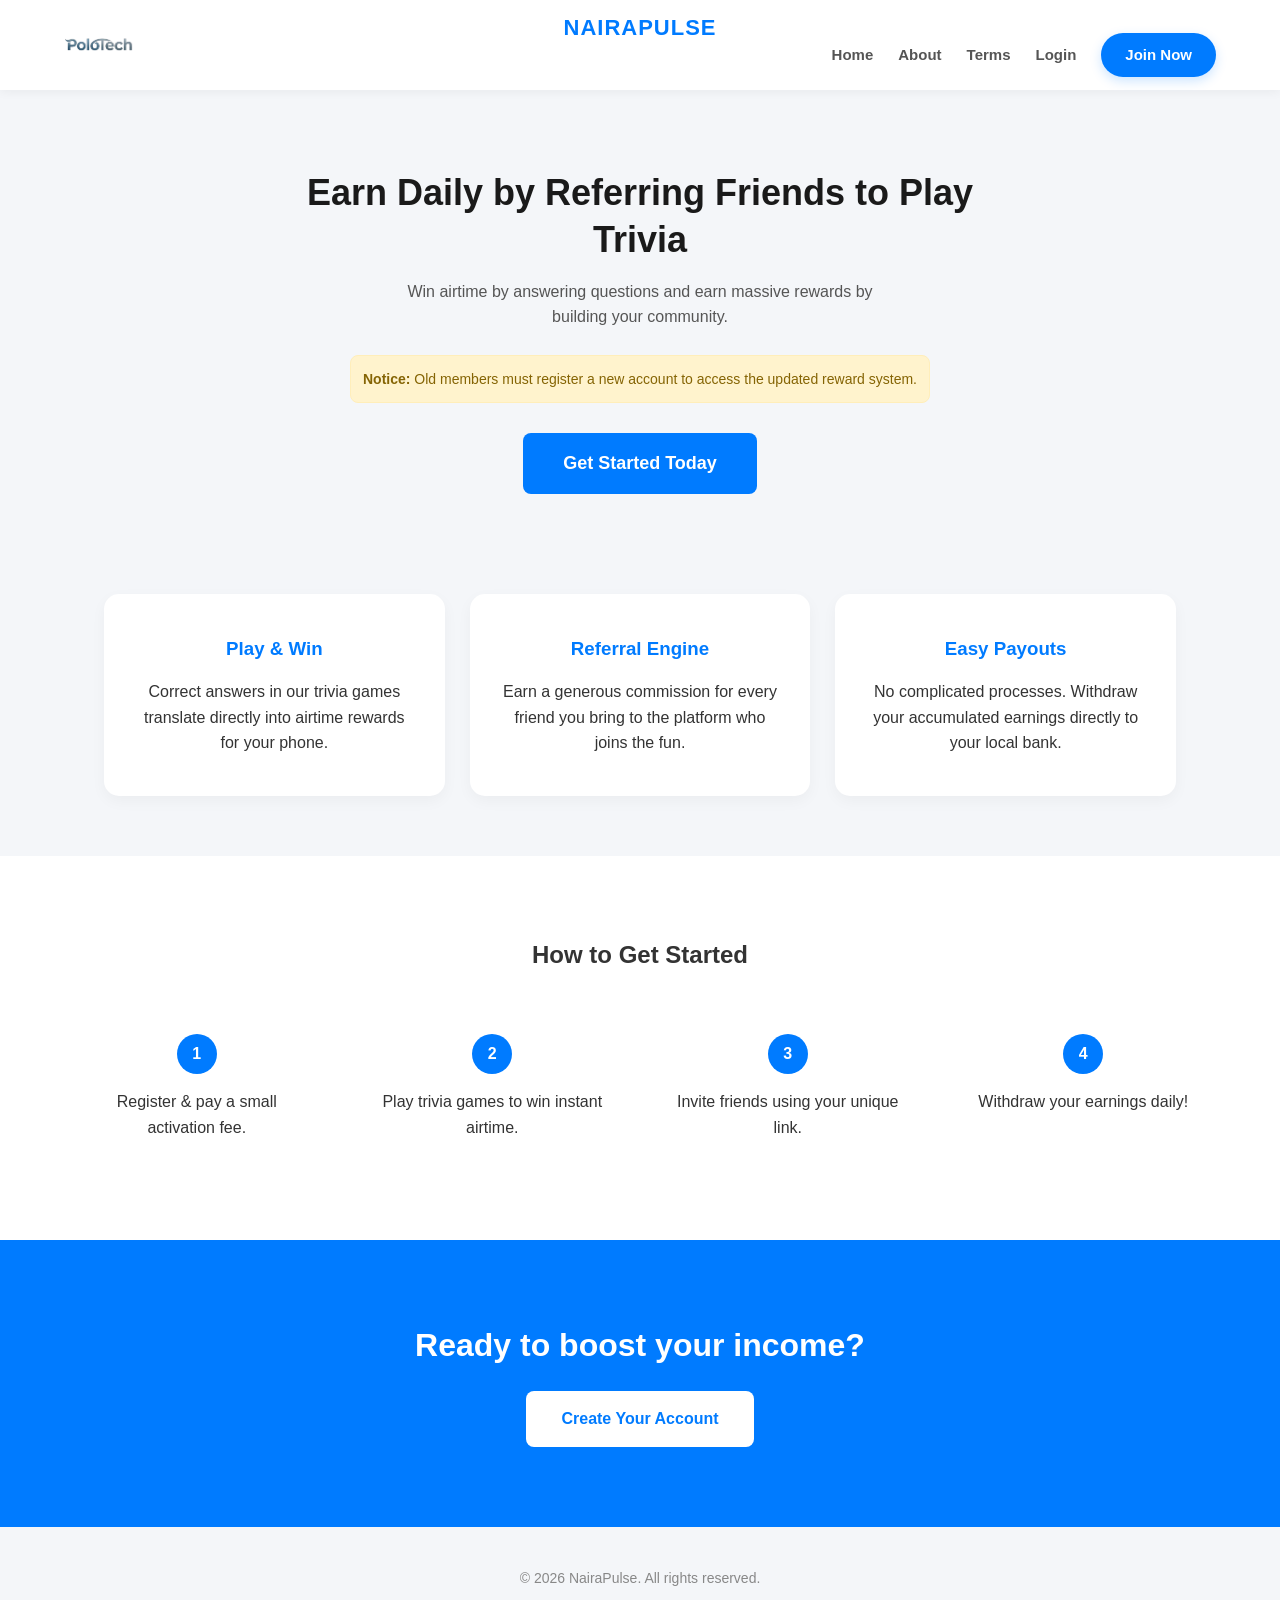
<file: index.html>
<!DOCTYPE html>
<html lang="en">
<head>
  <meta charset="UTF-8">
  <meta name="viewport" content="width=device-width, initial-scale=1.0">
  <title>NairaPulse - Earn & Play</title>
  <meta name="description" content="Join NairaPulse and earn money online by referring your friends to play trivia games. Pay a small registration fee and start earning today!">
  <meta name="keywords" content="NairaPulse, earn money online, referral program, trivia games, online rewards">
  <meta name="author" content="NairaPulse Team">
  <meta property="og:title" content="NairaPulse - Earn Money Online by Referring Friends to Play Trivia Games">
  <meta property="og:description" content="Join NairaPulse and earn money online by referring your friends to play trivia games. Pay a small registration fee and start earning today!">
  <meta property="og:image" content="https://nairapulse.com/images/og-image.png">
  <meta property="og:url" content="https://nairapulse.com">
  <meta property="og:description" content="Join NairaPulse and earn money online by referring your friends to play trivia games. Pay a small registration fee and start earning today!">
  <meta name="twitter:card" content="summary_large_image">
  <meta name="twitter:title" content="NairaPulse - Earn Money Online by Referring Friends to Play Trivia Games">
  <meta name="twitter:description" content="Join NairaPulse and earn money online by referring your friends to play trivia games. Pay a small registration fee and start earning today!">
  <meta property="facebook:title" content="NairaPulse - Earn Money Online by Referring Friends to Play Trivia Games">
  <meta property="facebook:description" content="Join NairaPulse and earn money online by referring your friends to play trivia games. Pay a small registration fee and start earning today!">
  <link rel="icon" href="images/favicon-32x32.png">
  
  <style>
    :root {
      --primary: #007bff;
      --primary-dark: #0056b3;
      --text: #333;
      --light-bg: #f4f6f9;
      --white: #ffffff;
    }

    * {
      margin: 0;
      padding: 0;
      box-sizing: border-box;
      font-family: 'Segoe UI', Roboto, Helvetica, Arial, sans-serif;
    }

    body {
      background: var(--light-bg);
      color: var(--text);
      line-height: 1.6;
      overflow-x: hidden;
    }

    /* --- NAVIGATION --- */
    .nav {
      display: flex;
      justify-content: space-between;
      align-items: center;
      padding: 0 5%;
      height: 90px;
      background: var(--white);
      box-shadow: 0 2px 10px rgba(0,0,0,0.05);
      position: sticky;
      top: 0;
      z-index: 1000;
    }

    /* Logo on the left */
    .logo-container {
      display: flex;
      align-items: center;
      z-index: 1001;
    }

    .logo-img {
      height: 70px;
      width: 70px;
      object-fit: contain;
      border-radius: 8px;
    }

    /* Text centered at the top */
    .brand-name {
      position: absolute;
      top: 10px; /* Adjust this to move it higher or lower */
      left: 50%;
      transform: translateX(-50%);
      font-size: 22px;
      font-weight: 800;
      color: var(--primary);
      text-transform: uppercase;
      letter-spacing: 1px;
      pointer-events: none; /* Allows clicks to pass through if overlapping */
    }

    /* Desktop Links on the right */
    .nav-links {
      display: flex;
      align-items: center;
      gap: 25px;
      margin-top: 20px; /* Lowers links so they don't crowd the top-center text */
    }

    .nav-links a {
      text-decoration: none;
      color: #555;
      font-weight: 600;
      font-size: 15px;
      transition: 0.3s;
    }

    .nav-links a:hover { color: var(--primary); }

    .btn-nav {
      background: var(--primary);
      color: #fff !important;
      padding: 10px 24px;
      border-radius: 50px;
      box-shadow: 0 4px 12px rgba(0, 123, 255, 0.2);
    }

    /* Mobile Toggle */
    .menu-toggle {
      display: none;
      font-size: 28px;
      cursor: pointer;
      color: var(--primary);
      margin-top: 20px;
    }

    /* --- HERO SECTION --- */
    .hero {
      padding: 80px 20px 40px;
      text-align: center;
      max-width: 800px;
      margin: 0 auto;
      display: flex;
      flex-direction: column;
      align-items: center;
    } 

    .hero h1 {
      font-size: clamp(24px, 4vw, 36px); 
      line-height: 1.3;
      margin-bottom: 15px;
      color: #1a1a1a;
      font-weight: 800;
    }

    .hero p {
      font-size: 16px;
      color: #555;
      margin-bottom: 25px;
      max-width: 500px;
    }

    .notice {
      background: #fff3cd;
      color: #856404;
      padding: 12px;
      border-radius: 8px;
      font-size: 14px;
      margin-bottom: 30px;
      border: 1px solid #ffeeba;
    }

    .btn-main {
      display: inline-block;
      padding: 16px 40px;
      background: var(--primary);
      color: #fff;
      border-radius: 8px;
      text-decoration: none;
      font-weight: bold;
      font-size: 18px;
      transition: 0.3s;
    }

    .btn-main:hover {
      background: var(--primary-dark);
      transform: translateY(-2px);
    }

    /* --- FEATURES GRID --- */
    .features {
      display: grid;
      grid-template-columns: repeat(auto-fit, minmax(280px, 1fr));
      gap: 25px;
      padding: 60px 5%;
      max-width: 1200px;
      margin: 0 auto;
    }

    .card {
      background: var(--white);
      padding: 40px 30px;
      border-radius: 15px;
      text-align: center;
      transition: 0.3s;
      box-shadow: 0 5px 15px rgba(0,0,0,0.04);
    }

    .card:hover { transform: translateY(-10px); }
    .card h3 { color: var(--primary); margin-bottom: 15px; }

    /* --- STEPS SECTION --- */
    .steps-container {
      background: var(--white);
      padding: 80px 5%;
      text-align: center;
    }

    .steps-grid {
      display: grid;
      grid-template-columns: repeat(auto-fit, minmax(200px, 1fr));
      gap: 30px;
      margin-top: 40px;
    }

    .step-item { padding: 20px; }

    .step-num {
      width: 40px;
      height: 40px;
      background: var(--primary);
      color: white;
      border-radius: 50%;
      display: flex;
      align-items: center;
      justify-content: center;
      margin: 0 auto 15px;
      font-weight: bold;
    }

    /* --- CTA --- */
    .cta {
      background: var(--primary);
      color: white;
      text-align: center;
      padding: 80px 20px;
    }

    .cta h2 { margin-bottom: 20px; font-size: 32px; }

    .btn-white {
      background: white;
      color: var(--primary);
      padding: 15px 35px;
      border-radius: 8px;
      text-decoration: none;
      font-weight: bold;
      display: inline-block;
    }

    .footer { text-align: center; padding: 40px; color: #888; font-size: 14px; }

    /* --- MOBILE RESPONSIVENESS --- */
    @media (max-width: 768px) {
      .menu-toggle { display: block; }

      .nav-links {
        position: fixed;
        top: 90px;
        left: -100%;
        flex-direction: column;
        background: white;
        width: 100%;
        height: calc(100vh - 90px);
        padding: 40px;
        transition: 0.4s;
        box-shadow: 0 10px 10px rgba(0,0,0,0.05);
      }

      .nav-links.active { left: 0; }
      .nav-links a { width: 100%; text-align: center; font-size: 18px; }
    }
  </style>
</head>
<body>

<nav class="nav">
  <a href="index.html" class="logo-container">
    <img src="images/my_real_logo.jpg" alt="NairaPulse" class="logo-img">
  </a>

  <span class="brand-name">NairaPulse</span>

  <div class="menu-toggle" onclick="toggleMenu()">☰</div>
  
  <div class="nav-links" id="navLinks">
    <a href="index.html">Home</a>
    <a href="about.html">About</a>
    <a href="terms.html">Terms</a>
    <a href="login.html">Login</a>
    <a id="joinLink" href="signup.html" class="btn-nav">Join Now</a>
  </div>
</nav>

<section class="hero">
  <h1>Earn Daily by Referring Friends to Play Trivia</h1>
  <p>Win airtime by answering questions and earn massive rewards by building your community.</p>
  <div class="notice">
    <strong>Notice:</strong> Old members must register a new account to access the updated reward system.
  </div>
  <a id="heroBtn" href="signup.html" class="btn-main">Get Started Today</a>
</section>

<section class="features">
  <div class="card">
    <h3>Play & Win</h3>
    <p>Correct answers in our trivia games translate directly into airtime rewards for your phone.</p>
  </div>
  <div class="card">
    <h3>Referral Engine</h3>
    <p>Earn a generous commission for every friend you bring to the platform who joins the fun.</p>
  </div>
  <div class="card">
    <h3>Easy Payouts</h3>
    <p>No complicated processes. Withdraw your accumulated earnings directly to your local bank.</p>
  </div>
</section>

<section class="steps-container">
  <h2>How to Get Started</h2>
  <div class="steps-grid">
    <div class="step-item">
      <div class="step-num">1</div>
      <p>Register & pay a small activation fee.</p>
    </div>
    <div class="step-item">
      <div class="step-num">2</div>
      <p>Play trivia games to win instant airtime.</p>
    </div>
    <div class="step-item">
      <div class="step-num">3</div>
      <p>Invite friends using your unique link.</p>
    </div>
    <div class="step-item">
      <div class="step-num">4</div>
      <p>Withdraw your earnings daily!</p>
    </div>
  </div>
</section>

<section class="cta">
  <h2>Ready to boost your income?</h2>
  <a id="ctaBtn" href="signup.html" class="btn-white">Create Your Account</a>
</section>

<footer class="footer">
  &copy; 2026 NairaPulse. All rights reserved.
</footer>

<script>
function toggleMenu() {
  document.getElementById('navLinks').classList.toggle('active');
}

const params = new URLSearchParams(window.location.search);
const ref = params.get("ref");
if(ref){
  const signupURL = "signup.html?ref=" + ref;
  document.getElementById("joinLink").href = signupURL;
  document.getElementById("heroBtn").href = signupURL;
  document.getElementById("ctaBtn").href = signupURL;
}
</script>

</body>
</html>
</file>
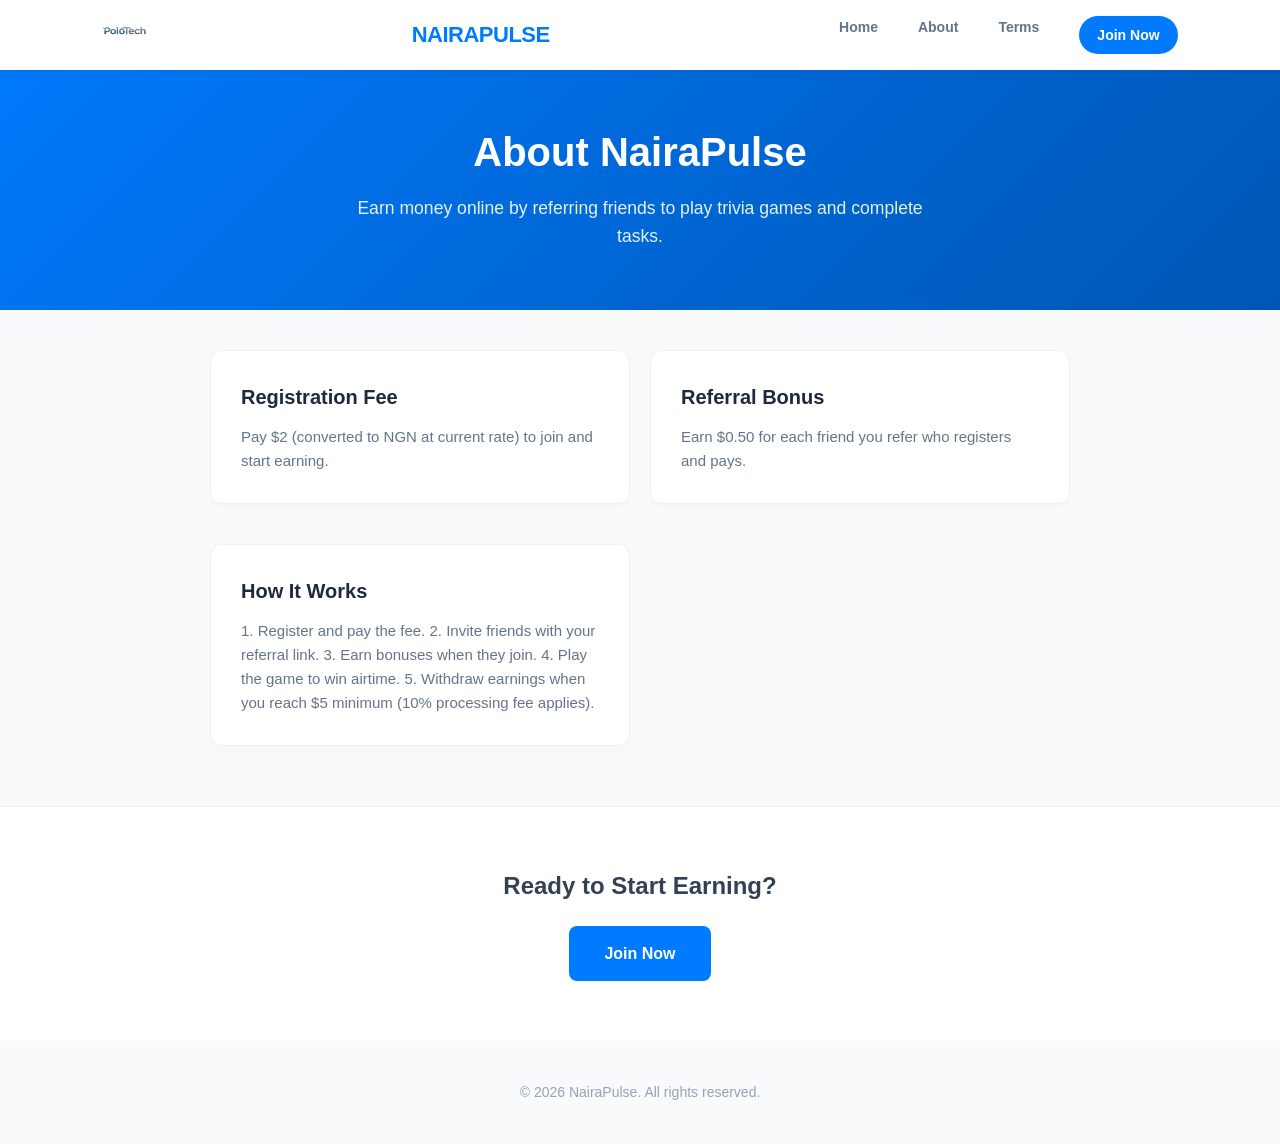
<file: about.html>
<!DOCTYPE html>
<html lang="en">
<head>
  <meta charset="UTF-8">
  <meta name="viewport" content="width=device-width, initial-scale=1.0">
  <title>About NairaPulse</title>
  <link rel="stylesheet" href="styles/style.css">
  <style>
    .logo-img { height: 45px; width: 45px; object-fit: contain; border-radius: 8px; }
  </style>
</head>
<body>

<!-- NAV -->
<div class="nav">
  <div class="nav-left">
    <img src="images/my_real_logo.jpg" alt="NairaPulse Logo" class="logo-img">
  </div>
  <div class="logo">NairaPulse</div>
  <div style="display: flex; gap: 15px;">
    <a href="index.html">Home</a>
    <a href="about.html">About</a>
    <a href="terms.html">Terms</a>
    <a href="signup.html">Join Now</a>
  </div>
</div>

<!-- HERO -->
<div class="hero">
  <h1>About NairaPulse</h1>
  <p>Earn money online by referring friends to play trivia games and complete tasks.</p>
</div>

<!-- FEATURES -->
<div class="features">
  <div class="card">
    <h3>Registration Fee</h3>
    <p>Pay $2 (converted to NGN at current rate) to join and start earning.</p>
  </div>

  <div class="card">
    <h3>Referral Bonus</h3>
    <p>Earn $0.50 for each friend you refer who registers and pays.</p>
  </div>

  <div class="card">
    <h3>How It Works</h3>
    <p>1. Register and pay the fee. 2. Invite friends with your referral link. 3. Earn bonuses when they join. 4. Play the game to win airtime. 5. Withdraw earnings when you reach $5 minimum (10% processing fee applies).</p>
  </div>
</div>

<!-- CTA -->
<div class="cta">
  <h2>Ready to Start Earning?</h2>
  <a href="signup.html" class="btn">Join Now</a>
</div>

<!-- FOOTER -->
<div class="footer">
  © 2026 NairaPulse. All rights reserved.
</div>

</body>
</html>
</file>
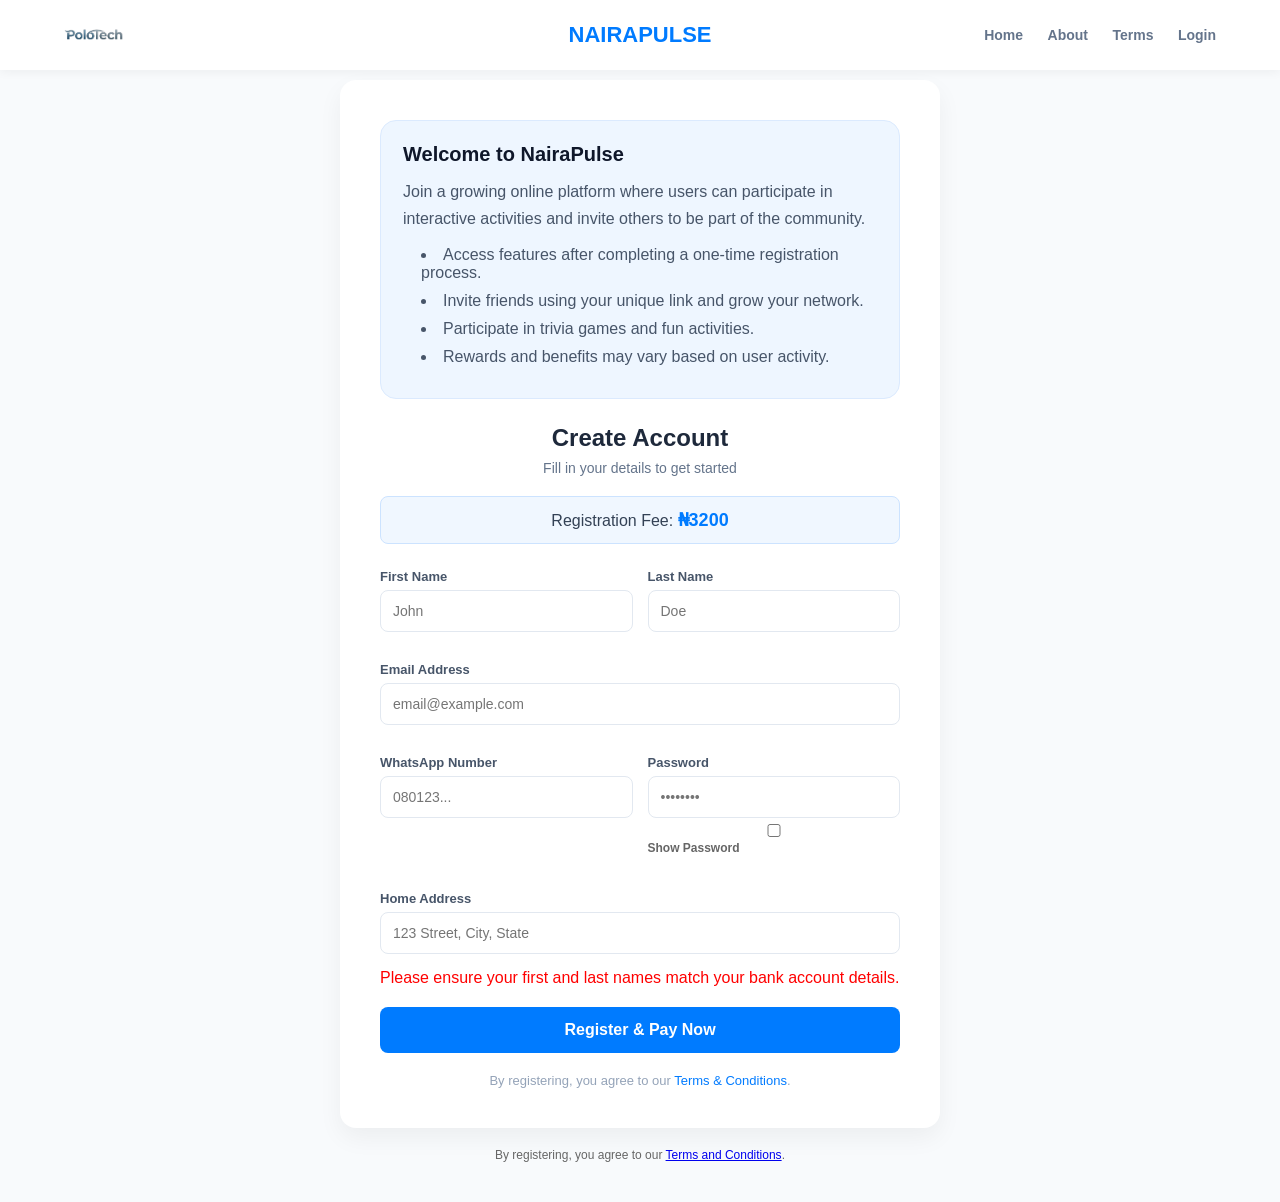
<file: signup.html>
<!DOCTYPE html>
<html lang="en">
<head>
<meta charset="UTF-8">
<meta name="viewport" content="width=device-width, initial-scale=1.0">
<meta name="description" content="Join NairaPulse and earn money online by referring your friends to play trivia games. Pay a small registration fee and start earning today!">
<meta name="keywords" content="NairaPulse, earn money online, referral program, trivia games, online rewards">
<meta name="author" content="NairaPulse Team">
<link rel="icon" href="images/favicon-32x32.png">
<title>Register</title>

<style>
/* ===== RESET & BASE ===== */
*{
  margin: 0;
  padding: 0;
  box-sizing: border-box;
  font-family: 'Segoe UI', Tahoma, Geneva, Verdana, sans-serif;
}

body {
  background: #f8fafc;
  color: #334155;
  min-height: 100vh;
  padding-top: 80px; /* Space for fixed nav */
  padding-bottom: 40px;
}

/* ===== NEW NAV ===== */
.nav {
  position: fixed;
  top: 0;
  width: 100%;
  background: #fff;
  height: 70px;
  display: flex;
  justify-content: space-between;
  align-items: center;
  padding: 0 5%;
  box-shadow: 0 2px 10px rgba(0,0,0,0.05);
  z-index: 1000;
}

.nav-left {
  display: flex;
  align-items: center;
  gap: 15px;
}

.logo-img {
  height: 60px;
  width: 60px;
  object-fit: contain;
  border-radius: 8px;
}

.logo {
  font-size: 22px;
  font-weight: 800;
  color: #007bff;
  text-transform: uppercase;
  position: absolute;
  left: 50%;
  transform: translateX(-50%);
}

.nav-links a {
  text-decoration: none;
  color: #64748b;
  margin-left: 20px;
  font-size: 14px;
  font-weight: 600;
  transition: 0.3s;
}

.nav-links a:hover {
  color: #007bff;
}

/* ===== MOBILE NAV ===== */
.menu-btn {
  display: none;
  font-size: 24px;
  cursor: pointer;
  color: #64748b;
  margin-left: auto;
}

.close-btn {
  display: none;
  font-size: 24px;
  cursor: pointer;
  color: #64748b;
  align-self: flex-end;
  margin-bottom: 10px;
}

/* ===== REGISTER CARD ===== */
.container {
  background: #fff;
  padding: 40px;
  width: 90%;
  max-width: 600px; /* Widened for 2 columns */
  margin: 0 auto;
  border-radius: 16px;
  box-shadow: 0 10px 25px rgba(0,0,0,0.05);
}

h2 {
  text-align: center;
  margin-bottom: 8px;
  font-size: 24px;
  color: #1e293b;
}

.info-panel {
  background: #eef6ff;
  border: 1px solid #dbeafe;
  padding: 22px;
  border-radius: 16px;
  margin-bottom: 25px;
}

.info-panel h3 {
  margin-bottom: 12px;
  color: #0f172a;
  font-size: 20px;
}

.info-panel p {
  color: #475569;
  line-height: 1.7;
  margin-bottom: 14px;
}

.info-panel ul {
  list-style: disc inside;
  color: #475569;
  margin: 0;
  padding-left: 18px;
}

.info-panel ul li {
  margin-bottom: 10px;
}

.rate-box {
  background: #f0f7ff;
  border: 1px solid #cce3ff;
  padding: 12px;
  border-radius: 8px;
  text-align: center;
  margin-bottom: 25px;
}

.rate-box span {
  font-weight: 800;
  color: #007bff;
  font-size: 18px;
}

/* ===== GRID FORM ===== */
.form-grid {
  display: grid;
  grid-template-columns: 1fr 1fr; /* Two columns */
  gap: 15px;
}

.input-group {
  margin-bottom: 15px;
}

/* Make Email, Password, and Address full width */
.full-width {
  grid-column: span 2;
}

.input-group label {
  display: block;
  margin-bottom: 6px;
  font-size: 13px;
  font-weight: 600;
  color: #475569;
}

.input-group input {
  width: 100%;
  padding: 12px;
  border: 1px solid #e2e8f0;
  border-radius: 8px;
  font-size: 14px;
  transition: 0.3s;
}

.input-group input:focus {
  outline: none;
  border-color: #007bff;
  box-shadow: 0 0 0 3px rgba(0, 123, 255, 0.1);
}

/* ===== BUTTON ===== */
button {
  width: 100%;
  padding: 14px;
  background: #007bff;
  border: none;
  color: #fff;
  font-size: 16px;
  font-weight: 700;
  border-radius: 8px;
  cursor: pointer;
  margin-top: 10px;
  transition: 0.3s;
}

button:hover {
  background: #0056b3;
  transform: translateY(-1px);
}

.footer-text {
  text-align: center;
  margin-top: 20px;
  font-size: 13px;
  color: #94a3b8;
}

/* ===== MOBILE ===== */
@media (max-width: 768px) {
  .menu-btn { display: block; }
  .nav-links {
    display: none;
    position: absolute;
    top: 60px;
    left: 0;
    width: 100%;
    background: white;
    flex-direction: column;
    padding: 20px;
    box-shadow: 0 10px 10px rgba(0,0,0,0.1);
  }
  .nav-links.active { display: flex; }
  .nav-links.active .close-btn { display: block; }
  .form-grid {
    grid-template-columns: 1fr; /* Stack on mobile */
  }
  .full-width {
    grid-column: span 1;
  }
  .container {
    padding: 25px;
  }
}

/* ===== LOADING SPINNER ===== */
.spinner {
  display: none;
  position: fixed;
  top: 0;
  left: 0;
  width: 100%;
  height: 100%;
  background: rgba(0, 0, 0, 0.5);
  z-index: 9999;
  justify-content: center;
  align-items: center;
}

.spinner-content {
  background: white;
  padding: 20px;
  border-radius: 10px;
  text-align: center;
  box-shadow: 0 4px 20px rgba(0,0,0,0.2);
}

.spinner-circle {
  width: 40px;
  height: 40px;
  border: 4px solid #f3f3f3;
  border-top: 4px solid #007bff;
  border-radius: 50%;
  animation: spin 1s linear infinite;
  margin: 0 auto 10px;
}

@keyframes spin {
  0% { transform: rotate(0deg); }
  100% { transform: rotate(360deg); }
}
</style>
</head>

<body>


<div class="nav">
  <div class="nav-left">
    <img src="images/my_real_logo.jpg" alt="NairaPulse Logo" class="logo-img">
  </div>
  <div class="logo">NairaPulse</div>
  <div class="menu-btn" onclick="toggleMenu()">☰</div>
  <div class="nav-links" id="navLinks">
    <div class="close-btn" onclick="toggleMenu()">✕</div>
    <a href="index.html">Home</a>
    <a href="about.html">About</a>
    <a href="terms.html">Terms</a>
    <a href="login.html">Login</a>
  </div>
</div>

<div class="container">
  <div class="info-panel">
    <h3>Welcome to NairaPulse</h3>
    <p>Join a growing online platform where users can participate in interactive activities and invite others to be part of the community.</p>
    <ul>
      <li>Access features after completing a one-time registration process.</li>
      <li>Invite friends using your unique link and grow your network.</li>
      <li>Participate in trivia games and fun activities.</li>
      <li>Rewards and benefits may vary based on user activity.</li>
    </ul>
  </div>

  <h2>Create Account</h2>
  <p style="text-align:center; color:#64748b; margin-bottom: 20px; font-size:14px;">Fill in your details to get started</p>

  <div class="rate-box">
    Registration Fee: <span id="rate">Loading...</span>
  </div>

  <form id="regForm">
    <div class="form-grid">
      <div class="input-group">
        <label>First Name</label>
        <input type="text" id="fname" placeholder="John" required>
      </div>

      <div class="input-group">
        <label>Last Name</label>
        <input type="text" id="lname" placeholder="Doe" required>
        </div>
        

      <div class="input-group full-width">
        <label>Email Address</label>
        <input type="email" id="email" placeholder="email@example.com" required>
      </div>

      <div class="input-group">
        <label>WhatsApp Number</label>
        <input type="text" id="whatsapp" placeholder="080123..." required>
      </div>

      <div class="input-group">
        <label>Password</label>
        <input type="password" id="password" placeholder="••••••••" required>
        <div style="margin-top: 5px;">
          <input type="checkbox" id="showPassword" style="margin-right: 5px;">
          <label for="showPassword" style="font-size: 12px; color: #666;">Show Password</label>
        </div>
      </div>

      <div class="input-group full-width">
        <label>Home Address</label>
        <input type="text" id="address" placeholder="123 Street, City, State" required>
      </div>
    </div>

    <p style="color:red; margin-bottom: 10px;">Please ensure your first and last names match your bank account details.</p>
    <button type="submit">Register & Pay Now</button>
  </form>

  <div class="footer-text">
    By registering, you agree to our <a href="terms.html" style="color:#007bff; text-decoration:none;">Terms & Conditions</a>.
  </div>
</div>

<!-- LOADING SPINNER -->
<div id="loadingSpinner" class="spinner">
  <div class="spinner-content">
    <div class="spinner-circle"></div>
    <p>Processing your registration...</p>
  </div>
</div>

<!-- Paystack Script -->
<script src="https://js.paystack.co/v1/inline.js"></script>

<script>
// ================= CONFIG =================

const paystackKey = "pk_live_98e672f88208c8d3bb0c4bc7439883ad7e29ad94"; // Paystack public key
const VERIFY_URL = "https://rthpqfyeazputmufqkwd.supabase.co/functions/v1/verify-payment"; // function url

let rate = 1500;
let rateLoaded = false;


// ================= FETCH RATE =================

async function fetchRate(){
  try{
    const res = await fetch('https://open.er-api.com/v6/latest/USD');
    const data = await res.json();

    rate = Number (data.rates.NGN);
    rateLoaded = true;

    document.getElementById('rate').innerText =
      "₦" + (rate * 2).toLocaleString();

  }catch{
    document.getElementById('rate').innerText = "₦3200";
  }
}
fetchRate();

// ================= SHOW PASSWORD =================
document.getElementById('showPassword').addEventListener('change', function() {
  const passwordField = document.getElementById('password');
  passwordField.type = this.checked ? 'text' : 'password';
});

// ================= FORM SUBMIT =================

document.getElementById('regForm').addEventListener('submit', function(e){
  e.preventDefault();

  const email = document.getElementById('email').value.trim();
  const fname = document.getElementById('fname').value.trim();
  const lname = document.getElementById('lname').value.trim();
  const whatsapp = document.getElementById('whatsapp').value.trim();
  const password = document.getElementById('password').value.trim();
  const address = document.getElementById('address').value.trim();

 const amount = Math.round(Number(rate) * 2 * 100);

 console.log("Rate:", rate);
console.log("Amount:", amount);

if(!rateLoaded){
  showWarning("Please wait, loading price...");
  return;
}

if(!amount || isNaN(amount)){
  showError("Invalid payment amount. Please refresh.");
  return;
}

  // Show spinner and disable button
  document.getElementById('loadingSpinner').style.display = 'flex';
  document.querySelector('button[type="submit"]').disabled = true;
  document.querySelector('button[type="submit"]').innerText = 'Processing...';

  PaystackPop.setup({
    key: paystackKey,
    email,
    amount,

   callback: function(response){

  (async () => {
    try{

      const ref = new URLSearchParams(window.location.search).get('ref');

      const payload = {
        reference: response.reference,
        email,
        password,
        fname,
        lname,
        whatsapp,
        address,
        ref
      };

      const res = await fetch(VERIFY_URL,{
        method:'POST',
        headers:{ 'Content-Type':'application/json' },
        body: JSON.stringify(payload)
      });

      const data = await res.json();

      if(data.success){
        showSuccess("Registration successful!");
       // localStorage.setItem("user_email", email);
        window.location.href = "dashboard.html";
      }else{
        showError("Payment verification failed");
      }

    }catch(err){
      console.error(err);
      showError("Something went wrong");
    } finally {
      // Hide spinner and re-enable button
      document.getElementById('loadingSpinner').style.display = 'none';
      document.querySelector('button[type="submit"]').disabled = false;
      document.querySelector('button[type="submit"]').innerText = 'Register & Pay Now';
    }
  })();

}
  }).openIframe();
});

// Mobile menu toggle
function toggleMenu() {
  document.getElementById('navLinks').classList.toggle('active');
}
</script>

<!-- TERMS LINK -->
<div style="text-align: center; margin-top: 20px; font-size: 12px; color: #666;">
  By registering, you agree to our <a href="terms.html" target="_blank">Terms and Conditions</a>.
</div>

<script src="scripts/toast.js"></script>
</body>
</html>
</file>
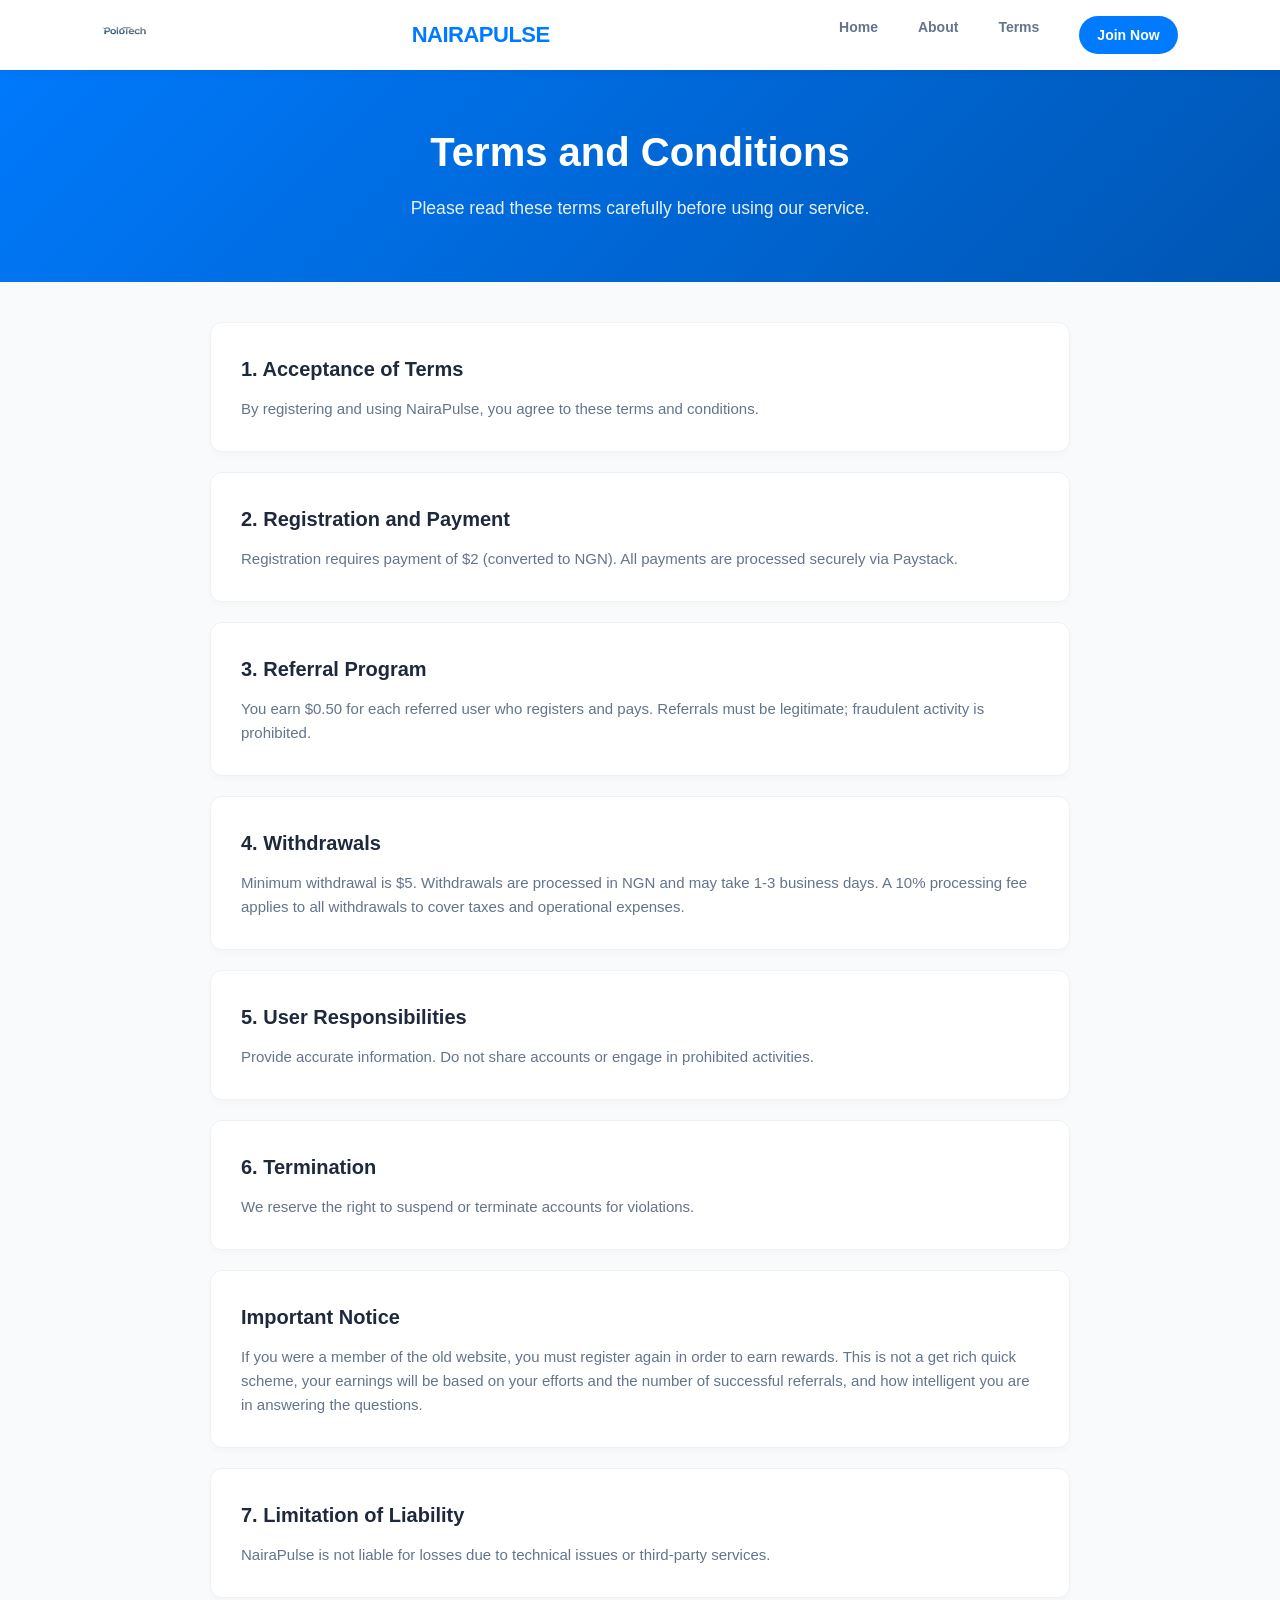
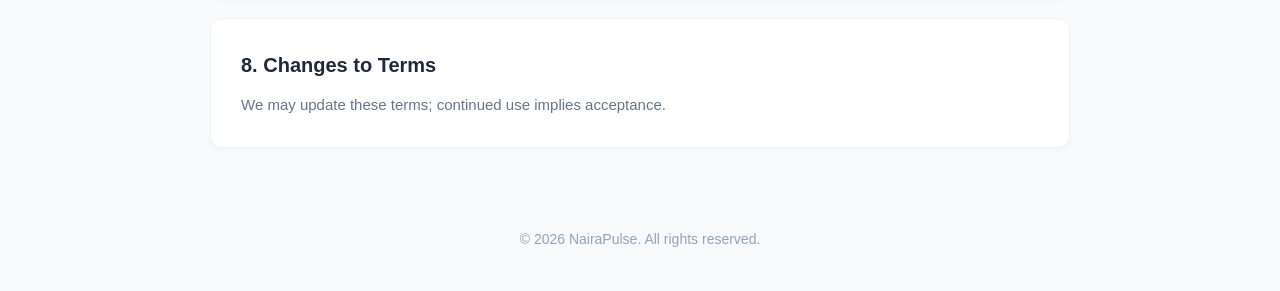
<file: terms.html>
<!DOCTYPE html>
<html lang="en">
<head>
  <meta charset="UTF-8">
  <meta name="viewport" content="width=device-width, initial-scale=1.0">
  <title>Terms and Conditions - NairaPulse</title>
  <link rel="stylesheet" href="styles/style.css">
  <style>
    .logo-img { height: 45px; width: 45px; object-fit: contain; border-radius: 8px; }
  </style>
</head>
<body>

<!-- NAV -->
<div class="nav">
  <div class="nav-left">
    <img src="images/my_real_logo.jpg" alt="NairaPulse Logo" class="logo-img">
  </div>
  <div class="logo">NairaPulse</div>
  <div style="display: flex; gap: 15px;">
    <a href="index.html">Home</a>
    <a href="about.html">About</a>
    <a href="terms.html">Terms</a>
    <a href="signup.html">Join Now</a>
  </div>
</div>

<!-- HERO -->
<div class="hero">
  <h1>Terms and Conditions</h1>
  <p>Please read these terms carefully before using our service.</p>
</div>

<!-- CONTENT -->
<div class="container">
  <div class="card">
    <h3>1. Acceptance of Terms</h3>
    <p>By registering and using NairaPulse, you agree to these terms and conditions.</p>
  </div>

  <div class="card">
    <h3>2. Registration and Payment</h3>
    <p>Registration requires payment of $2 (converted to NGN). All payments are processed securely via Paystack.</p>
  </div>

  <div class="card">
    <h3>3. Referral Program</h3>
    <p>You earn $0.50 for each referred user who registers and pays. Referrals must be legitimate; fraudulent activity is prohibited.</p>
  </div>

  <div class="card">
    <h3>4. Withdrawals</h3>
    <p>Minimum withdrawal is $5. Withdrawals are processed in NGN and may take 1-3 business days. A 10% processing fee applies to all withdrawals to cover taxes and operational expenses.</p>
  </div>

  <div class="card">
    <h3>5. User Responsibilities</h3>
    <p>Provide accurate information. Do not share accounts or engage in prohibited activities.</p>
  </div>

  <div class="card">
    <h3>6. Termination</h3>
    <p>We reserve the right to suspend or terminate accounts for violations.</p>
  </div>
  

  <div class="card">
    <h3>Important Notice</h3>
    <p>If you were a member of the old website, you must register again in order to earn rewards. This is not a get rich quick scheme, your earnings will be based on your efforts and the number of successful referrals, and how intelligent you are in answering the questions.</p>
  </div>

  <div class="card">
    <h3>7. Limitation of Liability</h3>
    <p>NairaPulse is not liable for losses due to technical issues or third-party services.</p>
  </div>

  <div class="card">
    <h3>8. Changes to Terms</h3>
    <p>We may update these terms; continued use implies acceptance.</p>
  </div>
</div>

<!-- FOOTER -->
<div class="footer">
  © 2026 NairaPulse. All rights reserved.
</div>

</body>
</html>
</file>
<file: styles/style.css>
/* ===== RESET & BASE ===== */
* {
  margin: 0;
  padding: 0;
  box-sizing: border-box;
  font-family: 'Segoe UI', Roboto, Helvetica, Arial, sans-serif;
}

body {
  background: #f8fafc;
  color: #334155;
  line-height: 1.6;
}

/* ===== SHARED NAV ===== */
.nav {
  position: fixed;
  top: 0;
  width: 100%;
  background: #ffffff;
  height: 70px;
  display: flex;
  justify-content: space-between;
  align-items: center;
  padding: 0 8%;
  box-shadow: 0 2px 10px rgba(0,0,0,0.05);
  z-index: 1000;
}

.logo {
  font-size: 22px;
  font-weight: 800;
  color: #007bff;
  text-transform: uppercase;
  letter-spacing: -0.5px;
}

.nav a {
  text-decoration: none;
  color: #64748b;
  margin-left: 25px;
  font-size: 14px;
  font-weight: 600;
  transition: 0.3s;
}

.nav a:hover {
  color: #007bff;
}

/* Special styling for "Join Now" in nav */
.nav a[href="signup.html"] {
  background: #007bff;
  color: #fff;
  padding: 8px 18px;
  border-radius: 50px;
}

/* ===== HERO SECTION ===== */
.hero {
  background: linear-gradient(135deg, #007bff 0%, #0056b3 100%);
  color: white;
  text-align: center;
  padding: 120px 20px 60px; /* Extra top padding for fixed nav */
}

.hero h1 {
  font-size: 2.5rem;
  margin-bottom: 10px;
}

.hero p {
  font-size: 1.1rem;
  opacity: 0.9;
  max-width: 600px;
  margin: 0 auto;
}

/* ===== CONTENT CONTAINER ===== */
.container, .features {
  max-width: 900px;
  margin: 40px auto;
  padding: 0 20px;
}

/* ===== CARDS (For Terms & About) ===== */
.card {
  background: #fff;
  padding: 30px;
  border-radius: 12px;
  margin-bottom: 20px;
  box-shadow: 0 4px 6px rgba(0,0,0,0.02);
  border: 1px solid #eef2f6;
}

.card h3 {
  color: #1e293b;
  margin-bottom: 12px;
  font-size: 1.25rem;
  display: flex;
  align-items: center;
}

.card p {
  color: #64748b;
  font-size: 15px;
}

/* ===== ABOUT PAGE SPECIFIC (Features Grid) ===== */
.features {
  display: grid;
  grid-template-columns: repeat(auto-fit, minmax(280px, 1fr));
  gap: 20px;
}

/* ===== CTA SECTION ===== */
.cta {
  text-align: center;
  padding: 60px 20px;
  background: #fff;
  border-top: 1px solid #eef2f6;
}

.btn {
  display: inline-block;
  padding: 15px 35px;
  background: #007bff;
  color: #fff;
  text-decoration: none;
  border-radius: 8px;
  font-weight: 700;
  margin-top: 20px;
  transition: 0.3s;
}

.btn:hover {
  background: #0056b3;
  transform: translateY(-2px);
}

/* ===== FOOTER ===== */
.footer {
  text-align: center;
  padding: 40px 20px;
  color: #94a3b8;
  font-size: 14px;
}

/* ===== RESPONSIVE ===== */
@media (max-width: 768px) {
  .nav { padding: 0 5%; }
  .nav a:not([href="signup.html"]) { display: none; } /* Hide minor links on mobile nav */
  .hero h1 { font-size: 1.8rem; }
}
</file>
